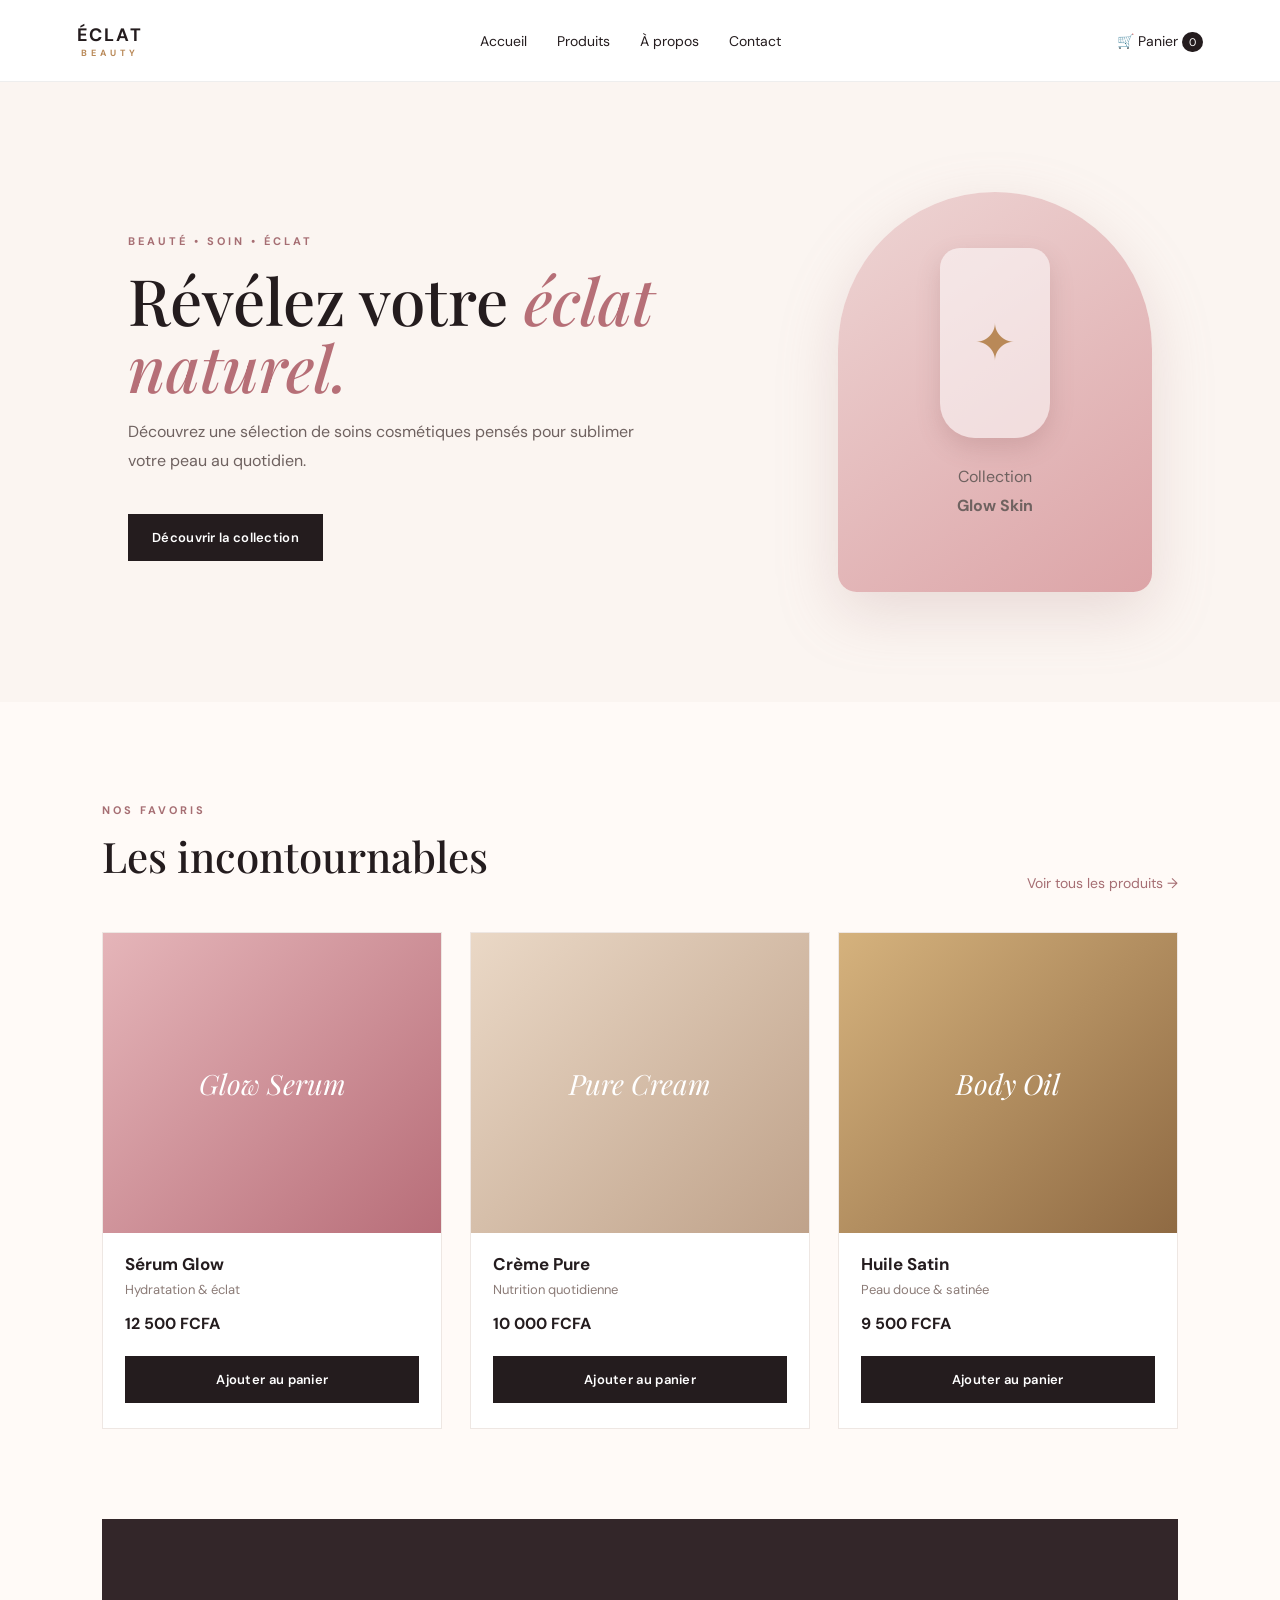
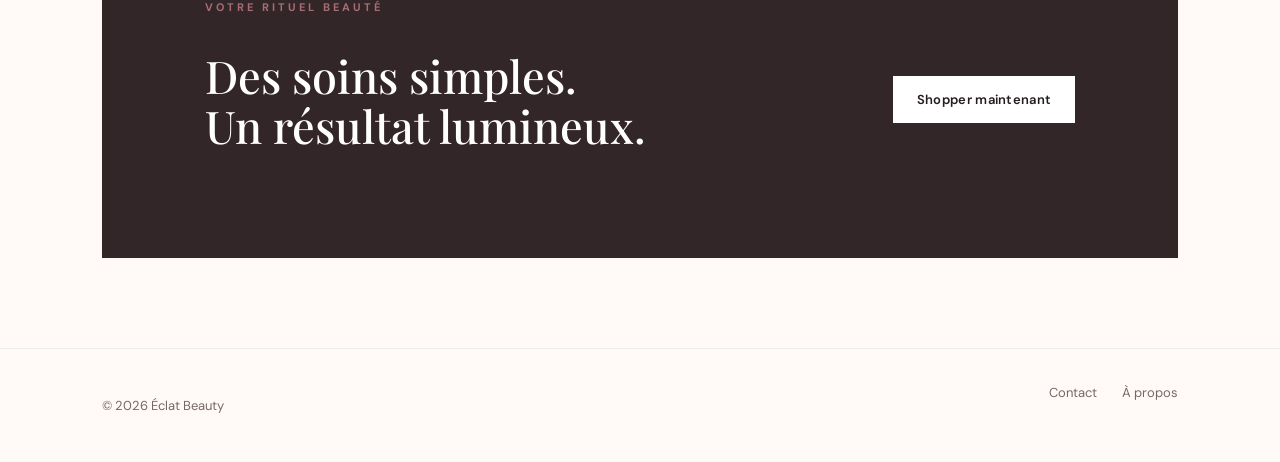
<file: index.html>
<!DOCTYPE html>
<html lang="fr">
<head>
<meta charset="UTF-8">
<meta name="viewport" content="width=device-width, initial-scale=1.0">
<title>Éclat Beauty — Cosmétiques</title>
<link rel="stylesheet" href="style.css">
</head>
<body>
<header class="header">
  <a class="logo" href="index.html">ÉCLAT<span>BEAUTY</span></a>
  <nav>
    <a href="index.html">Accueil</a>
    <a href="produits.html">Produits</a>
    <a href="apropos.html">À propos</a>
    <a href="contact.html">Contact</a>
  </nav>
  <a class="cart" href="panier.html">🛒 Panier <span id="cart-count">0</span></a>
</header>

<main>
<section class="hero">
  <div class="hero-text">
    <p class="eyebrow">Beauté • Soin • Éclat</p>
    <h1>Révélez votre <em>éclat naturel.</em></h1>
    <p>Découvrez une sélection de soins cosmétiques pensés pour sublimer votre peau au quotidien.</p>
    <a class="btn" href="produits.html">Découvrir la collection</a>
  </div>
  <div class="hero-card">
    <div class="bottle">✦</div>
    <p>Collection<br><strong>Glow Skin</strong></p>
  </div>
</section>

<section class="section">
  <div class="section-head">
    <div><p class="eyebrow">Nos favoris</p><h2>Les incontournables</h2></div>
    <a href="produits.html">Voir tous les produits →</a>
  </div>
  <div class="product-grid">
    <article class="product"><div class="product-img pink">Glow Serum</div><h3>Sérum Glow</h3><p>Hydratation & éclat</p><strong>12 500 FCFA</strong><button onclick="addToCart('Sérum Glow',12500)">Ajouter au panier</button></article>
    <article class="product"><div class="product-img beige">Pure Cream</div><h3>Crème Pure</h3><p>Nutrition quotidienne</p><strong>10 000 FCFA</strong><button onclick="addToCart('Crème Pure',10000)">Ajouter au panier</button></article>
    <article class="product"><div class="product-img gold">Body Oil</div><h3>Huile Satin</h3><p>Peau douce & satinée</p><strong>9 500 FCFA</strong><button onclick="addToCart('Huile Satin',9500)">Ajouter au panier</button></article>
  </div>
</section>

<section class="banner">
  <div><p class="eyebrow">Votre rituel beauté</p><h2>Des soins simples.<br>Un résultat lumineux.</h2></div>
  <a class="btn light" href="produits.html">Shopper maintenant</a>
</section>
</main>

<footer><p>© 2026 Éclat Beauty</p><div><a href="contact.html">Contact</a><a href="apropos.html">À propos</a></div></footer>
<script src="script.js"></script>
</body>
</html>
</file>
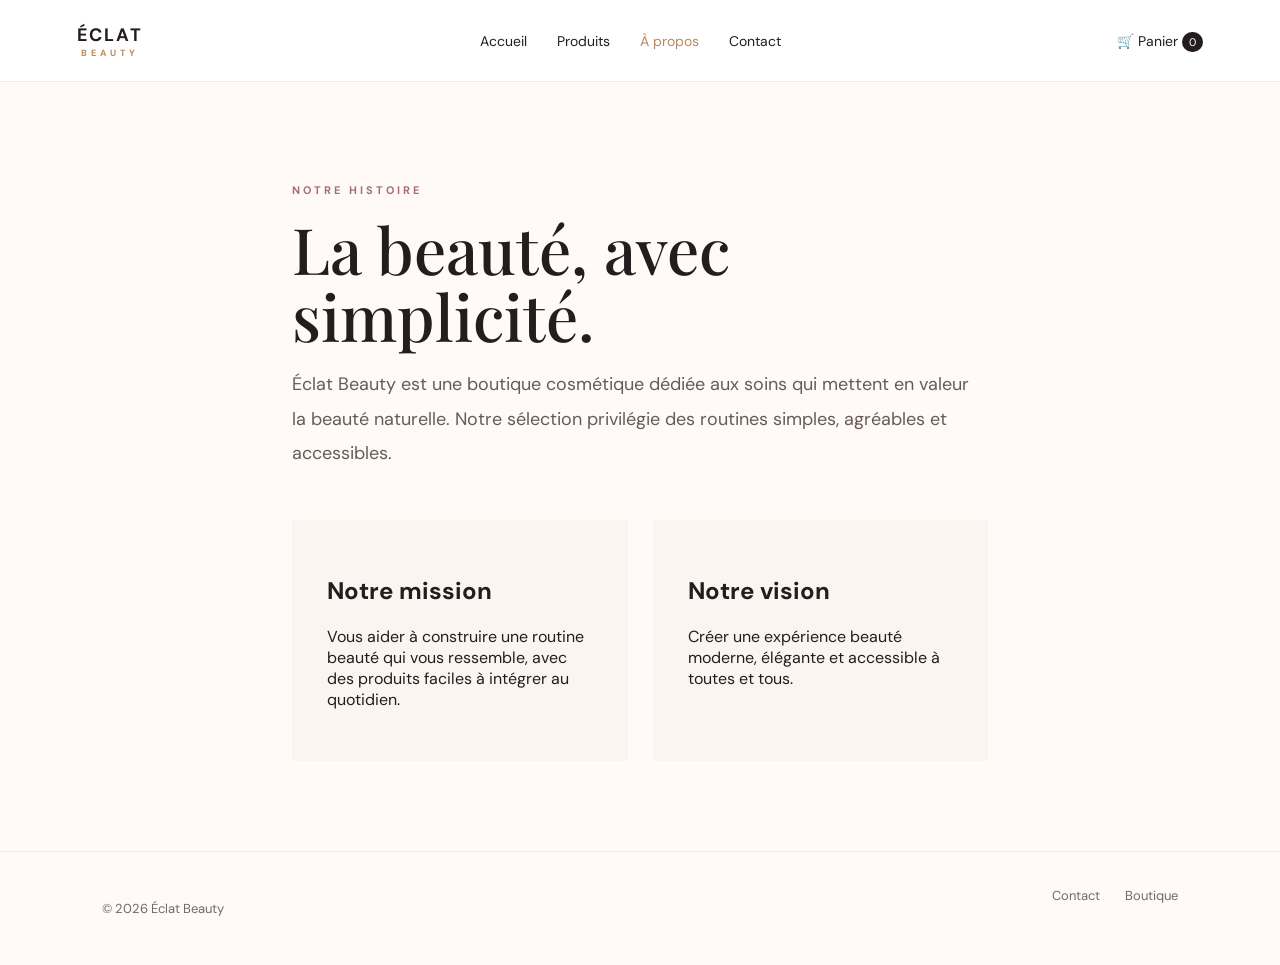
<file: apropos.html>
<!DOCTYPE html>
<html lang="fr"><head><meta charset="UTF-8"><meta name="viewport" content="width=device-width, initial-scale=1.0"><title>À propos — Éclat Beauty</title><link rel="stylesheet" href="style.css"></head>
<body><header class="header"><a class="logo" href="index.html">ÉCLAT<span>BEAUTY</span></a><nav><a href="index.html">Accueil</a><a href="produits.html">Produits</a><a class="active" href="apropos.html">À propos</a><a href="contact.html">Contact</a></nav><a class="cart" href="panier.html">🛒 Panier <span id="cart-count">0</span></a></header>
<main class="page about"><p class="eyebrow">Notre histoire</p><h1>La beauté, avec simplicité.</h1><p>Éclat Beauty est une boutique cosmétique dédiée aux soins qui mettent en valeur la beauté naturelle. Notre sélection privilégie des routines simples, agréables et accessibles.</p><div class="about-box"><div><h2>Notre mission</h2><p>Vous aider à construire une routine beauté qui vous ressemble, avec des produits faciles à intégrer au quotidien.</p></div><div><h2>Notre vision</h2><p>Créer une expérience beauté moderne, élégante et accessible à toutes et tous.</p></div></div></main>
<footer><p>© 2026 Éclat Beauty</p><div><a href="contact.html">Contact</a><a href="produits.html">Boutique</a></div></footer><script src="script.js"></script></body></html>
</file>
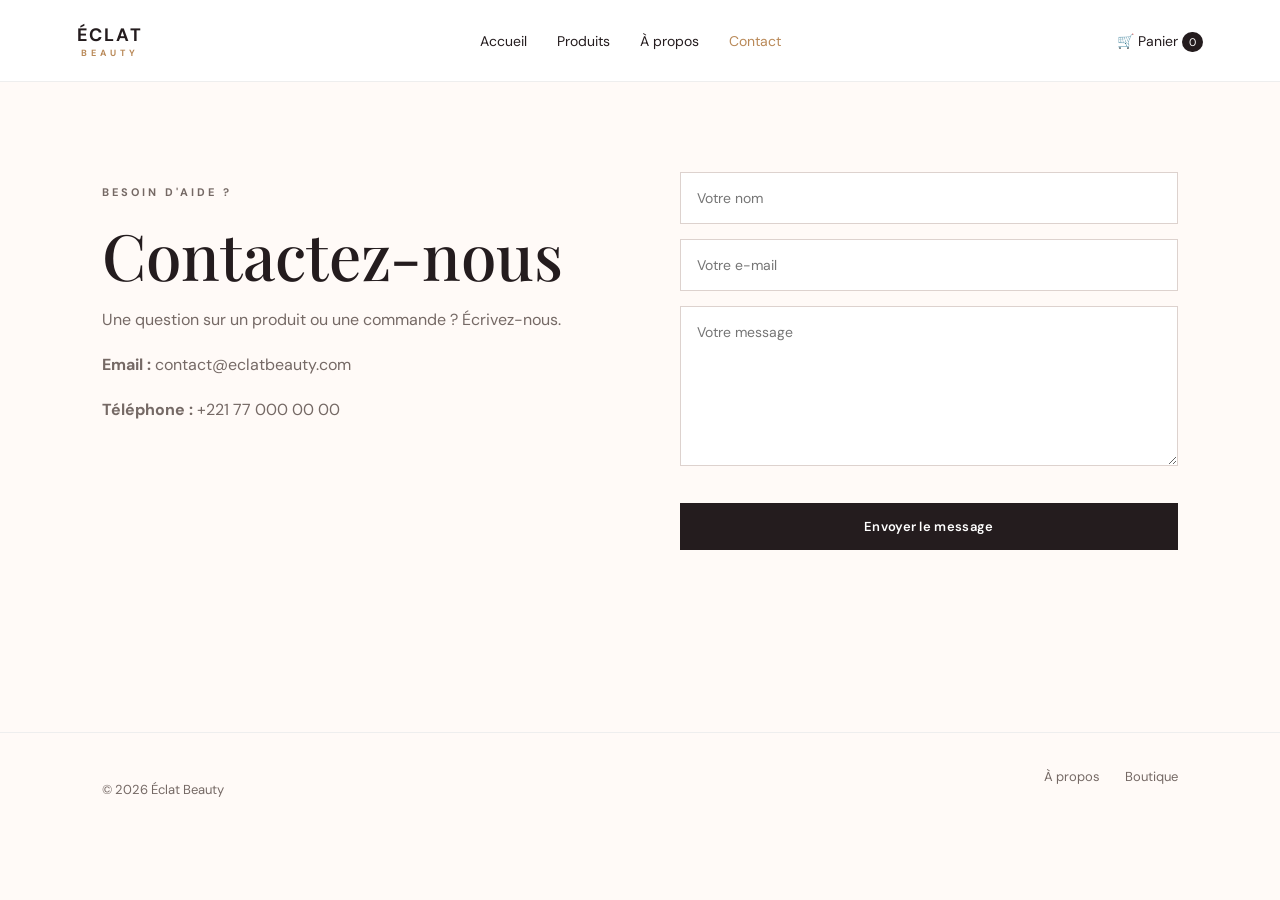
<file: contact.html>
<!DOCTYPE html>
<html lang="fr"><head><meta charset="UTF-8"><meta name="viewport" content="width=device-width, initial-scale=1.0"><title>Contact — Éclat Beauty</title><link rel="stylesheet" href="style.css"></head>
<body><header class="header"><a class="logo" href="index.html">ÉCLAT<span>BEAUTY</span></a><nav><a href="index.html">Accueil</a><a href="produits.html">Produits</a><a href="apropos.html">À propos</a><a class="active" href="contact.html">Contact</a></nav><a class="cart" href="panier.html">🛒 Panier <span id="cart-count">0</span></a></header>
<main class="page contact"><div><p class="eyebrow">Besoin d'aide ?</p><h1>Contactez-nous</h1><p>Une question sur un produit ou une commande ? Écrivez-nous.</p><p><strong>Email :</strong> contact@eclatbeauty.com</p><p><strong>Téléphone :</strong> +221 77 000 00 00</p></div>
<form onsubmit="sendContact(event)"><input required placeholder="Votre nom"><input required type="email" placeholder="Votre e-mail"><textarea required rows="7" placeholder="Votre message"></textarea><button class="btn" type="submit">Envoyer le message</button></form></main>
<footer><p>© 2026 Éclat Beauty</p><div><a href="apropos.html">À propos</a><a href="produits.html">Boutique</a></div></footer><script src="script.js"></script></body></html>
</file>
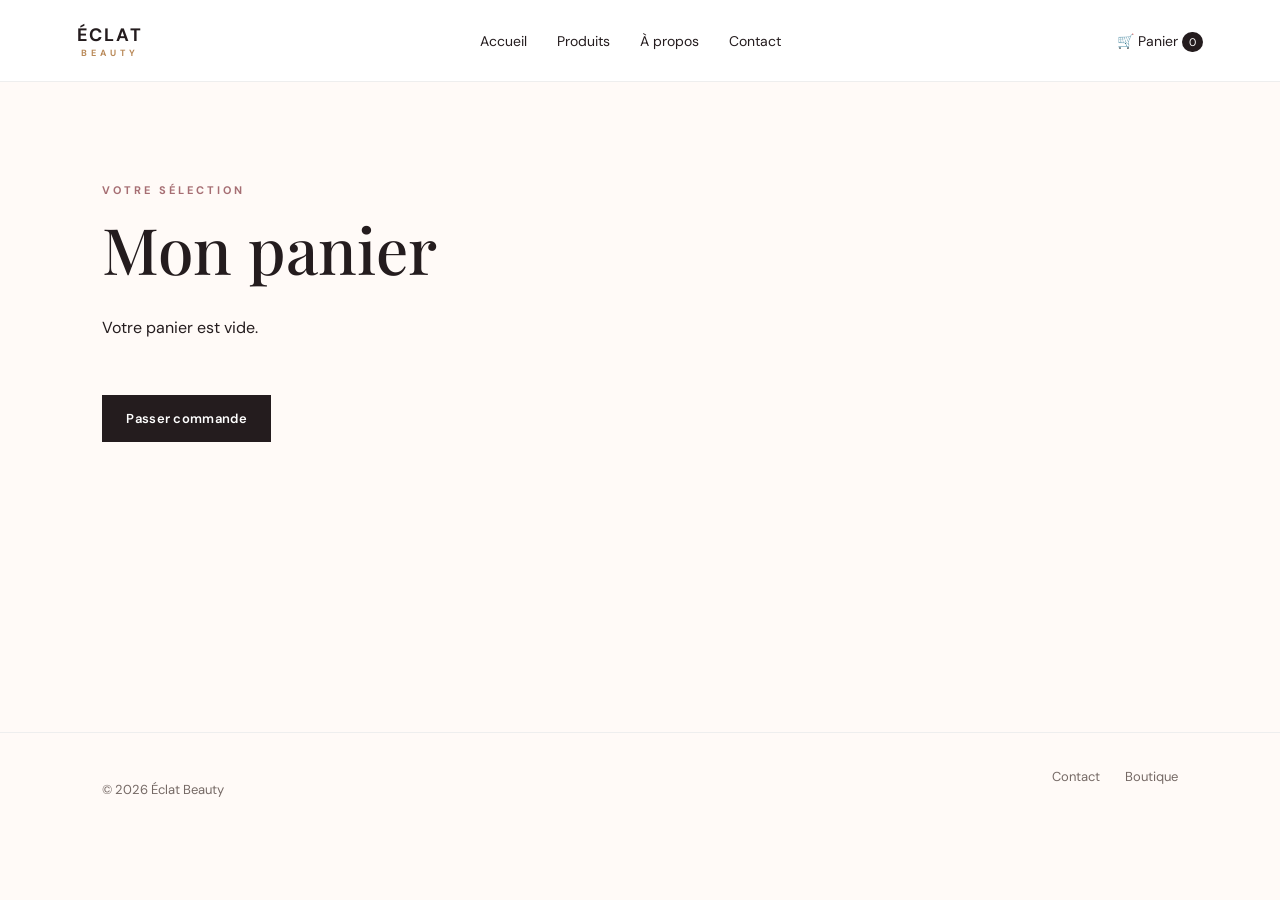
<file: panier.html>
<!DOCTYPE html>
<html lang="fr"><head><meta charset="UTF-8"><meta name="viewport" content="width=device-width, initial-scale=1.0"><title>Panier — Éclat Beauty</title><link rel="stylesheet" href="style.css"></head>
<body><header class="header"><a class="logo" href="index.html">ÉCLAT<span>BEAUTY</span></a><nav><a href="index.html">Accueil</a><a href="produits.html">Produits</a><a href="apropos.html">À propos</a><a href="contact.html">Contact</a></nav><a class="cart active" href="panier.html">🛒 Panier <span id="cart-count">0</span></a></header>
<main class="page"><p class="eyebrow">Votre sélection</p><h1>Mon panier</h1><div id="cart-items" class="cart-items"></div><div id="cart-total" class="total"></div><a class="btn" href="contact.html">Passer commande</a></main>
<footer><p>© 2026 Éclat Beauty</p><div><a href="contact.html">Contact</a><a href="produits.html">Boutique</a></div></footer><script src="script.js"></script></body></html>
</file>
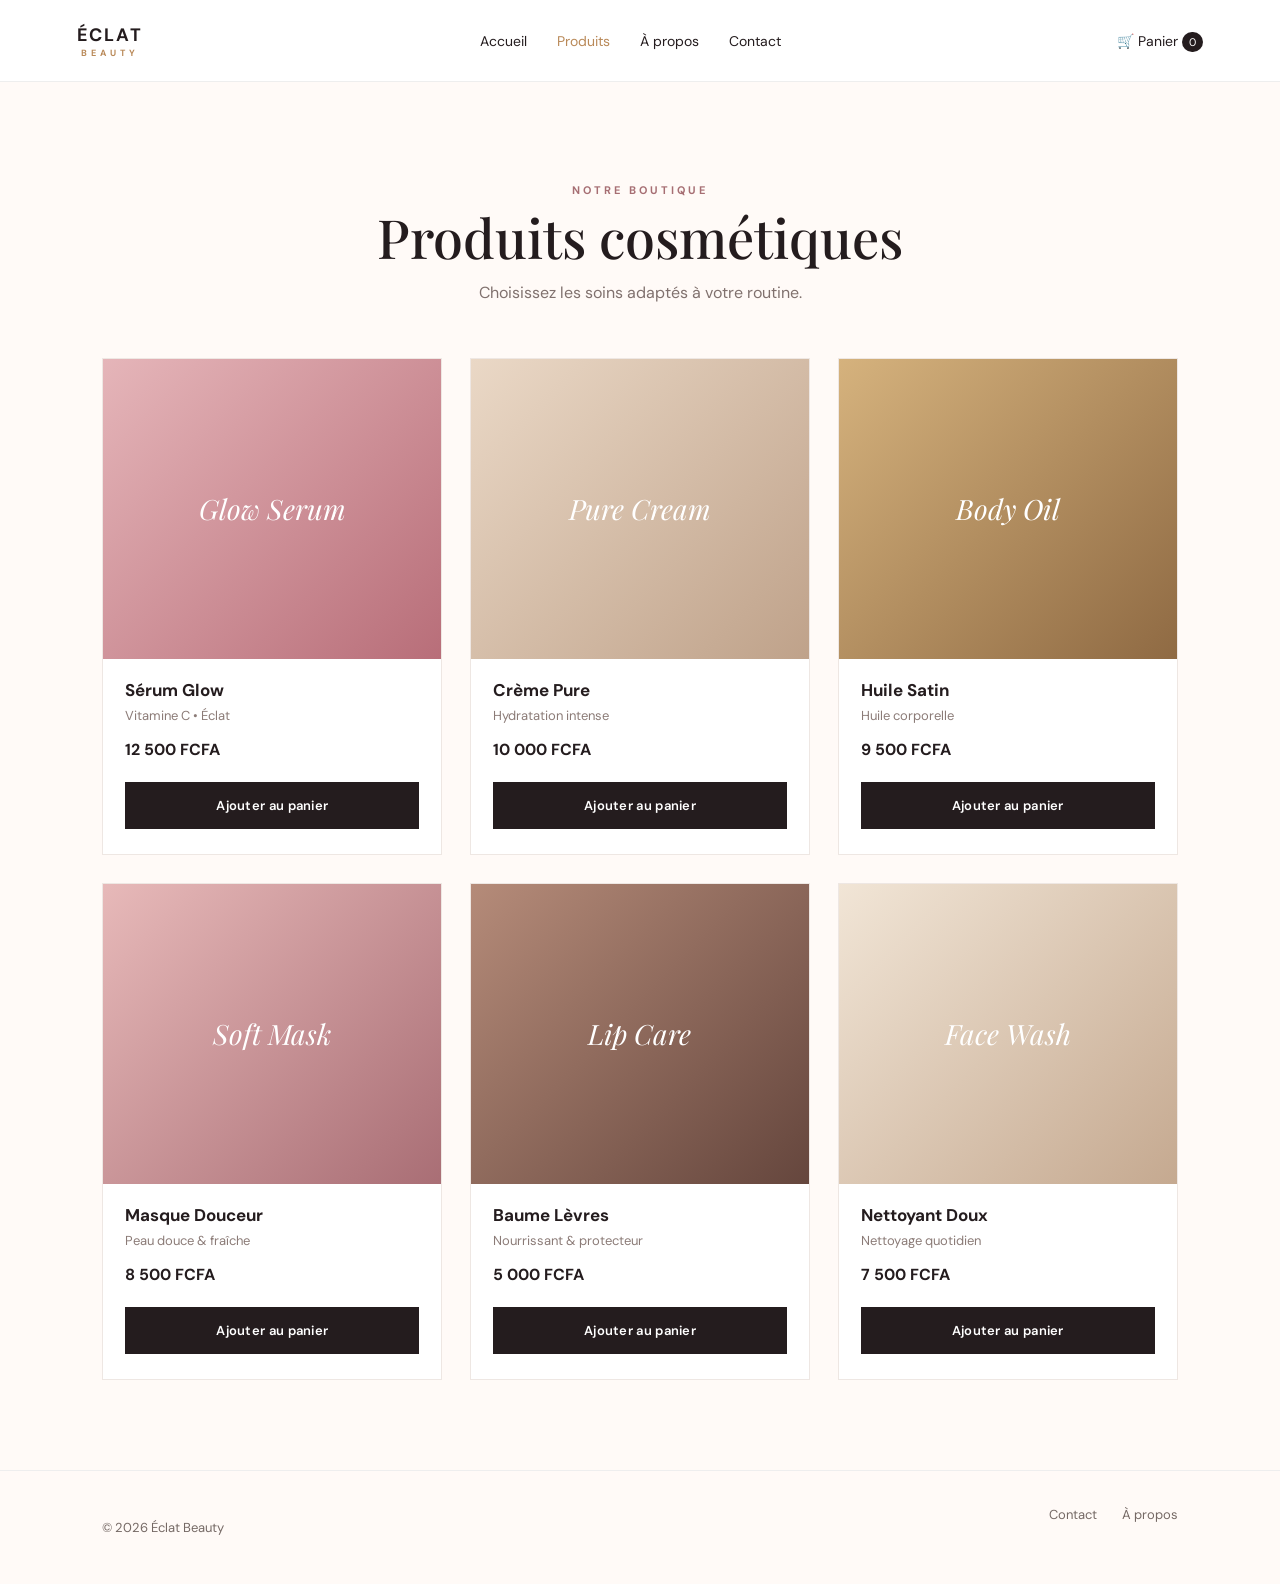
<file: produits.html>
<!DOCTYPE html>
<html lang="fr"><head><meta charset="UTF-8"><meta name="viewport" content="width=device-width, initial-scale=1.0">
<title>Produits — Éclat Beauty</title><link rel="stylesheet" href="style.css"></head>
<body>
<header class="header"><a class="logo" href="index.html">ÉCLAT<span>BEAUTY</span></a><nav><a href="index.html">Accueil</a><a class="active" href="produits.html">Produits</a><a href="apropos.html">À propos</a><a href="contact.html">Contact</a></nav><a class="cart" href="panier.html">🛒 Panier <span id="cart-count">0</span></a></header>
<main class="page">
<div class="page-title"><p class="eyebrow">Notre boutique</p><h1>Produits cosmétiques</h1><p>Choisissez les soins adaptés à votre routine.</p></div>
<div class="product-grid">
<article class="product"><div class="product-img pink">Glow Serum</div><h3>Sérum Glow</h3><p>Vitamine C • Éclat</p><strong>12 500 FCFA</strong><button onclick="addToCart('Sérum Glow',12500)">Ajouter au panier</button></article>
<article class="product"><div class="product-img beige">Pure Cream</div><h3>Crème Pure</h3><p>Hydratation intense</p><strong>10 000 FCFA</strong><button onclick="addToCart('Crème Pure',10000)">Ajouter au panier</button></article>
<article class="product"><div class="product-img gold">Body Oil</div><h3>Huile Satin</h3><p>Huile corporelle</p><strong>9 500 FCFA</strong><button onclick="addToCart('Huile Satin',9500)">Ajouter au panier</button></article>
<article class="product"><div class="product-img rose">Soft Mask</div><h3>Masque Douceur</h3><p>Peau douce & fraîche</p><strong>8 500 FCFA</strong><button onclick="addToCart('Masque Douceur',8500)">Ajouter au panier</button></article>
<article class="product"><div class="product-img brown">Lip Care</div><h3>Baume Lèvres</h3><p>Nourrissant & protecteur</p><strong>5 000 FCFA</strong><button onclick="addToCart('Baume Lèvres',5000)">Ajouter au panier</button></article>
<article class="product"><div class="product-img cream">Face Wash</div><h3>Nettoyant Doux</h3><p>Nettoyage quotidien</p><strong>7 500 FCFA</strong><button onclick="addToCart('Nettoyant Doux',7500)">Ajouter au panier</button></article>
</div></main>
<footer><p>© 2026 Éclat Beauty</p><div><a href="contact.html">Contact</a><a href="apropos.html">À propos</a></div></footer><script src="script.js"></script></body></html>
</file>
<file: style.css>
@import url('https://fonts.googleapis.com/css2?family=DM+Sans:wght@400;500;600;700&family=Playfair+Display:ital,wght@0,500;0,600;1,600&display=swap');
:root{--dark:#241c1e;--cream:#fbf5f1;--rose:#d79a9f;--light:#f1dfdc;--gold:#b98958}
*{box-sizing:border-box}body{margin:0;font-family:'DM Sans',sans-serif;color:var(--dark);background:#fffaf7}a{text-decoration:none;color:inherit}.header{height:82px;display:flex;align-items:center;justify-content:space-between;padding:0 6%;background:#fff;position:sticky;top:0;z-index:5;border-bottom:1px solid #eee}.logo{font-weight:700;letter-spacing:2px;font-size:18px}.logo span{display:block;font-size:9px;letter-spacing:4px;text-align:center;color:#b98958}.header nav{display:flex;gap:30px;font-size:14px}.header nav a:hover,.header nav .active{color:#b98958}.cart{font-size:14px}.cart span{background:#241c1e;color:white;border-radius:20px;padding:3px 7px;font-size:11px}.hero{min-height:620px;background:var(--cream);display:flex;align-items:center;justify-content:space-between;padding:80px 10%;gap:60px}.hero-text{max-width:650px}.eyebrow{text-transform:uppercase;letter-spacing:3px;font-size:11px;color:#a66e73;font-weight:700}.hero h1,.page h1{font:500 64px/1.05 'Playfair Display',serif;margin:18px 0}.hero h1 em{color:#b66f77}.hero p:not(.eyebrow){line-height:1.8;color:#6f6260;max-width:540px}.btn,button{display:inline-block;border:0;background:var(--dark);color:#fff;padding:15px 24px;margin-top:22px;cursor:pointer;font:600 13px 'DM Sans';letter-spacing:.3px}.btn:hover,button:hover{opacity:.85}.hero-card{width:340px;height:400px;background:linear-gradient(145deg,#eed5d4,#dca4a7);display:flex;flex-direction:column;align-items:center;justify-content:center;border-radius:170px 170px 20px 20px;box-shadow:0 20px 60px #b98d8d44}.bottle{width:110px;height:190px;background:#fff8;border-radius:20px 20px 35px 35px;display:flex;align-items:center;justify-content:center;font-size:50px;color:#b98958;box-shadow:0 10px 25px #80505033}.hero-card p{text-align:center;margin-top:25px}.section,.page{padding:90px 8%}.section-head{display:flex;justify-content:space-between;align-items:end;margin-bottom:40px}.section h2{font:500 42px 'Playfair Display',serif;margin:8px 0}.section-head>a{color:#a66e73;font-size:14px}.product-grid{display:grid;grid-template-columns:repeat(3,1fr);gap:28px}.product{background:white;padding-bottom:25px;border:1px solid #eee7e3}.product>*:not(.product-img){margin-left:22px;margin-right:22px}.product-img{height:300px;display:flex;align-items:center;justify-content:center;font:italic 28px 'Playfair Display',serif;color:#fff}.pink{background:linear-gradient(135deg,#e5b5b9,#b86e79)}.beige{background:linear-gradient(135deg,#ead8c6,#bfa28a)}.gold{background:linear-gradient(135deg,#d5b27d,#8f6a43)}.rose{background:linear-gradient(135deg,#e7b9b9,#a96e75)}.brown{background:linear-gradient(135deg,#b58b79,#65463d)}.cream{background:linear-gradient(135deg,#f1e5d6,#c5a990)}.product h3{font-size:17px;margin-top:20px;margin-bottom:6px}.product p{font-size:13px;color:#8b7b77;margin-top:0}.product strong{display:block;margin-top:15px}.product button{width:calc(100% - 44px)}.banner{margin:0 8% 90px;padding:70px 8%;background:#332629;color:#fff;display:flex;align-items:center;justify-content:space-between}.banner h2{font:500 45px/1.1 'Playfair Display',serif}.light{background:#fff;color:#241c1e}.page{min-height:650px}.page-title{text-align:center;margin-bottom:55px}.page-title h1{margin:12px 0;font-size:54px}.page-title>p:last-child{color:#80716e}.about{max-width:900px;margin:auto}.about>p:not(.eyebrow){font-size:18px;line-height:1.9;color:#675b58}.about-box{display:grid;grid-template-columns:1fr 1fr;gap:25px;margin-top:50px}.about-box>div{padding:35px;background:var(--cream)}.contact{display:grid;grid-template-columns:1fr 1fr;gap:80px}.contact p{color:#756965;line-height:1.8}.contact form{display:flex;flex-direction:column;gap:15px}.contact input,.contact textarea{padding:16px;border:1px solid #ddd2ce;background:#fff;font:14px 'DM Sans';outline:none}.contact input:focus,.contact textarea:focus{border-color:#b98958}.cart-items{margin:35px 0}.cart-row{display:flex;align-items:center;justify-content:space-between;padding:22px 0;border-bottom:1px solid #e9e0dc}.remove{background:#eee;color:#241c1e;margin:0;padding:8px 12px}.total{font-size:20px;font-weight:700;margin:25px 0}footer{padding:35px 8%;display:flex;justify-content:space-between;border-top:1px solid #eee;color:#756965;font-size:13px}footer div{display:flex;gap:25px}@media(max-width:800px){.header{height:auto;padding:18px 5%;flex-wrap:wrap;gap:15px}.header nav{order:3;width:100%;justify-content:center;gap:16px;font-size:12px}.hero{padding:55px 7%;flex-direction:column;text-align:center}.hero h1,.page h1{font-size:45px}.hero-card{width:280px;height:340px}.product-grid{grid-template-columns:1fr 1fr}.contact,.about-box{grid-template-columns:1fr}.banner{margin:0 5% 60px;flex-direction:column;align-items:flex-start}.banner h2{font-size:35px}.section,.page{padding:60px 5%}}@media(max-width:520px){.product-grid{grid-template-columns:1fr}.section-head{display:block}.section-head>a{display:inline-block;margin-top:15px}.product-img{height:260px}}
</file>
